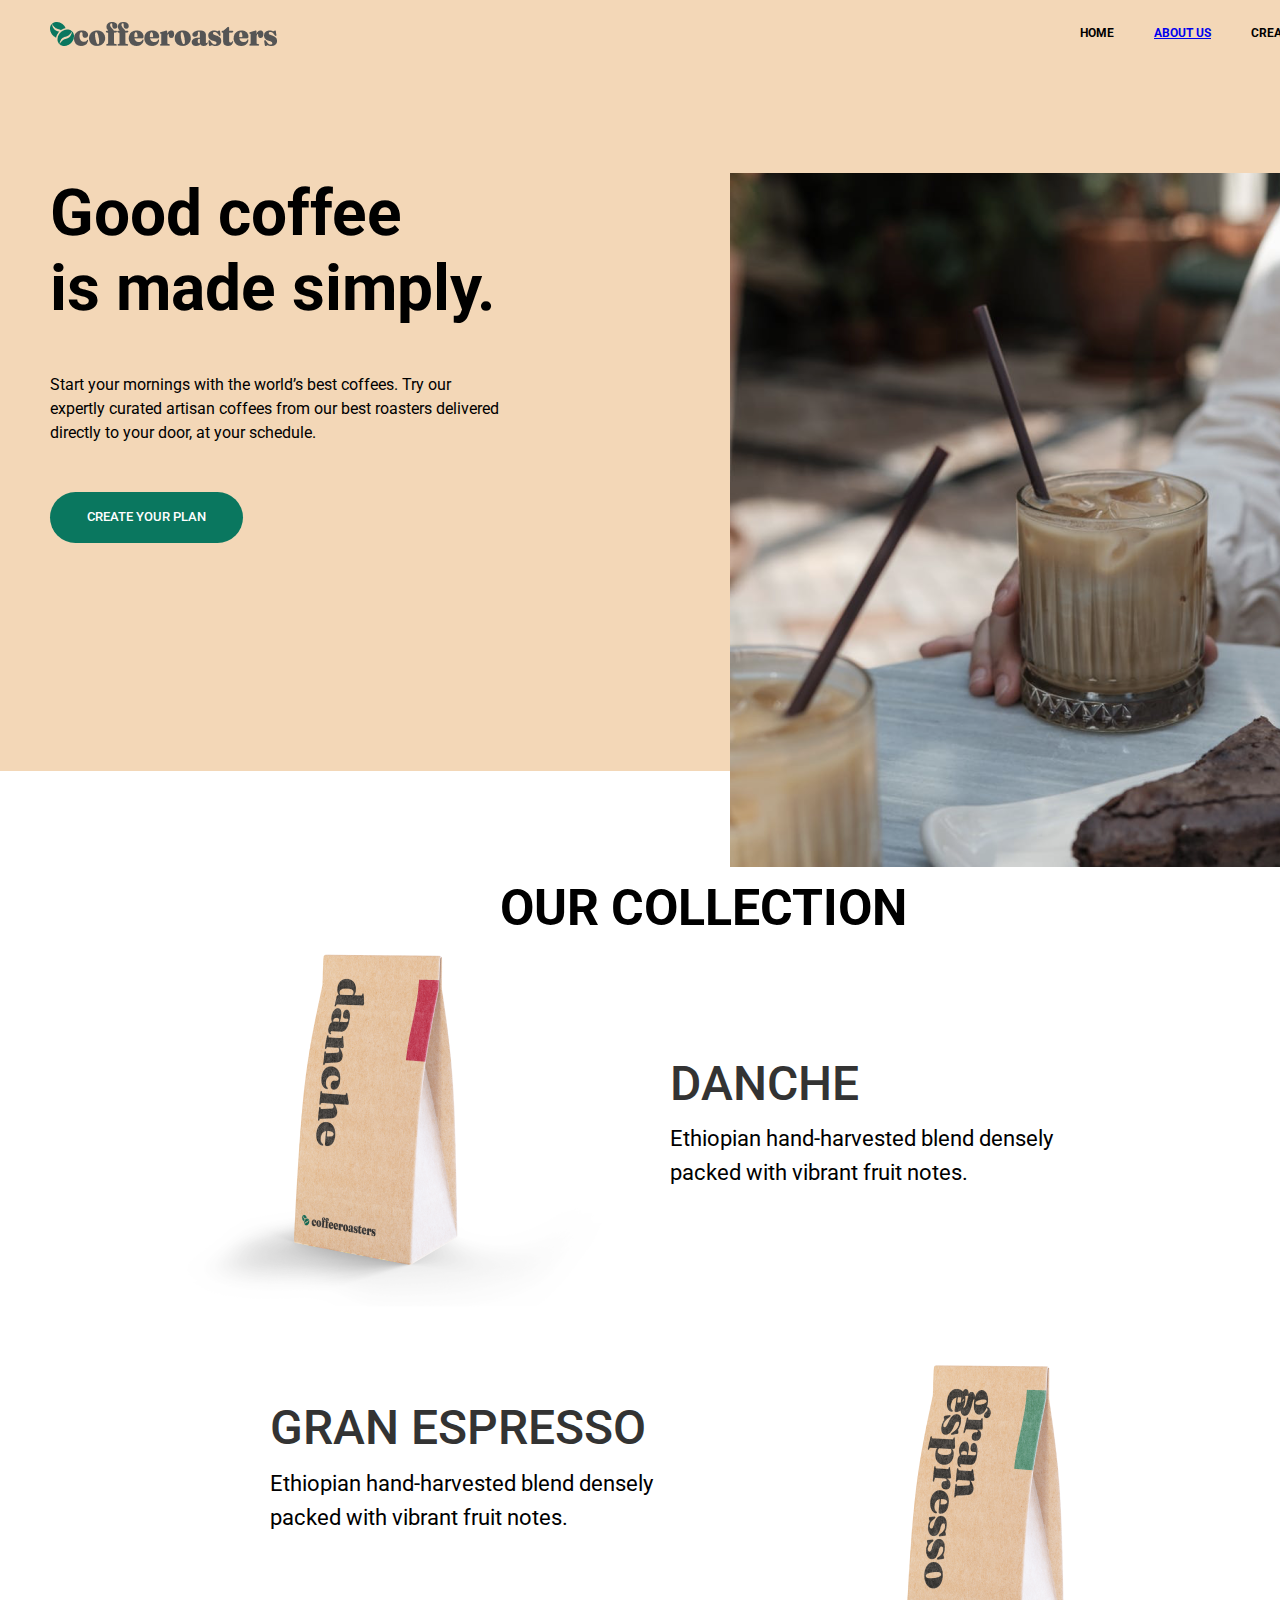
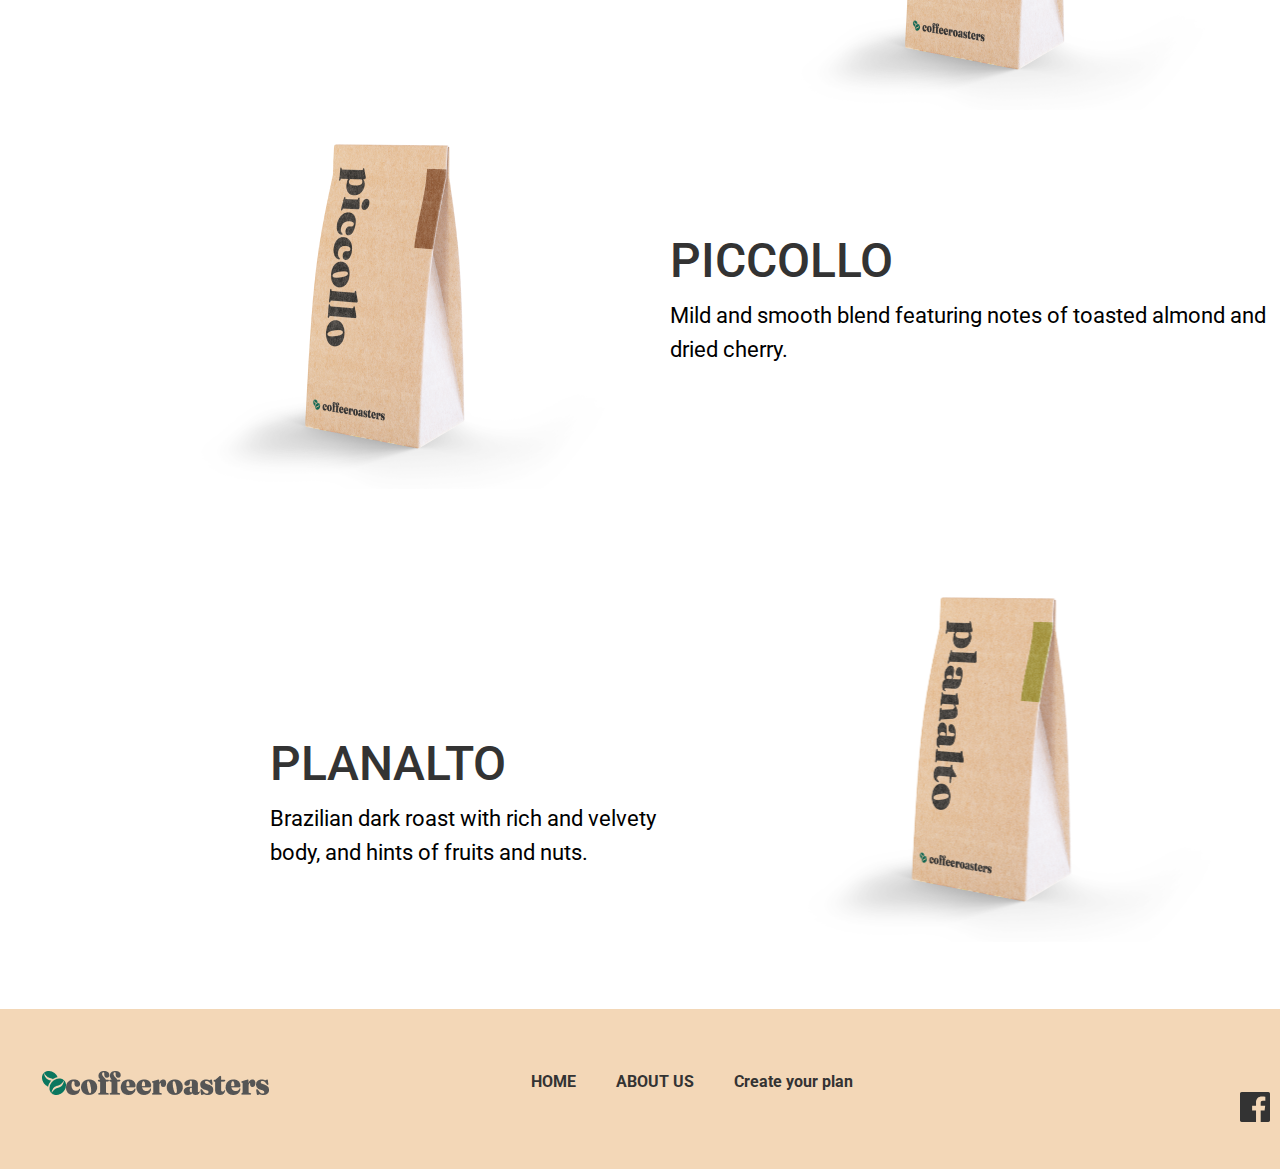
<file: index.html>
<!DOCTYPE html>
<html lang="en">
<head>
    <meta charset="UTF-8">
    <meta name="viewport" content="width=device-width, initial-scale=1.0">
    <title>Document</title>
</head>
<body>
    <link rel="stylesheet" href="style.css">
<header class="gg">
        <nav>
            <img src="img/Group 3614.png" alt="">
            <ul class="pri">
                <li>HOME</li>
                <li ><a href="about.html">ABOUT US</a></li>
                <li>CREATE YOUR PLAN</li>
            </ul>
        </nav>
    </header>
    <section>
        <div class="cc">
        <h1>Good coffee <br>
            is made simply.</h1>
            <p>Start your mornings with the world’s best coffees. Try our <br>expertly curated artisan coffees from our best roasters delivered <br> directly to your door, at your schedule.</p>
            <button class="knopka">CREATE YOUR PLAN</button>
            <!-- <img src="img/image 40.png" alt="" class=not> -->
        </div>
        <img src="img/Rectangle 679[1].png"alt="" style="margin-left: 730px;margin-top:-370px;"> 
        <div class="boom"></div>
        <h1 class="nov">OUR COLLECTION</h1>
        <section>
            <div class="clef">
                <img src="img/kopi4.png" alt="">
                <h1 class="dan">DANCHE</h1>
                <p class="ban">Ethiopian hand-harvested blend densely <br> packed with vibrant fruit notes.</p>
            </div>
            <div class="clef">
                <h1 class="dani">GRAN ESPRESSO</h1>
                <p class="bani">Ethiopian hand-harvested blend densely <br> packed with vibrant fruit notes.</p>
                <img src="img/kopi1 copy.png" alt="" style="margin-left: 600px;margin-top: -200px;">
            </div>
            <div class="clef">
                <img src="img/kopi3.png" alt="">
                <h1 class="dan">PICCOLLO</h1>
                <p class="ban">Mild and smooth blend featuring notes of toasted almond and dried cherry.</p>
            </div>
            <div class="clef">
                <img src="img/kopi2.png" alt="" class="nn">
                <h1 class="danil">PLANALTO</h1>
                <p class="bani">Brazilian dark roast with rich and velvety <br>body, and hints of fruits and nuts.</p>
            </div>
        </section>
        <footer class="konrc">
            <img src="img/Group 3614.png" alt="" style="margin: 62px 0px 74px 42px;">
            <ul>
                <li>HOME</li>
                <li>ABOUT US</li>
                <li>Create your plan</li>
            </ul>
            <img src="img/Path.svg" alt="" style="margin-left: 1240px;">
            <img src="img/Path (1).svg" alt="" style="margin-left: 1300px;margin-top: -100px;">
            <img src="img/Shape.svg" alt="" style="margin-left: 1360px;margin-top: -100px;">
        </footer>
</body>
</html>
</file>
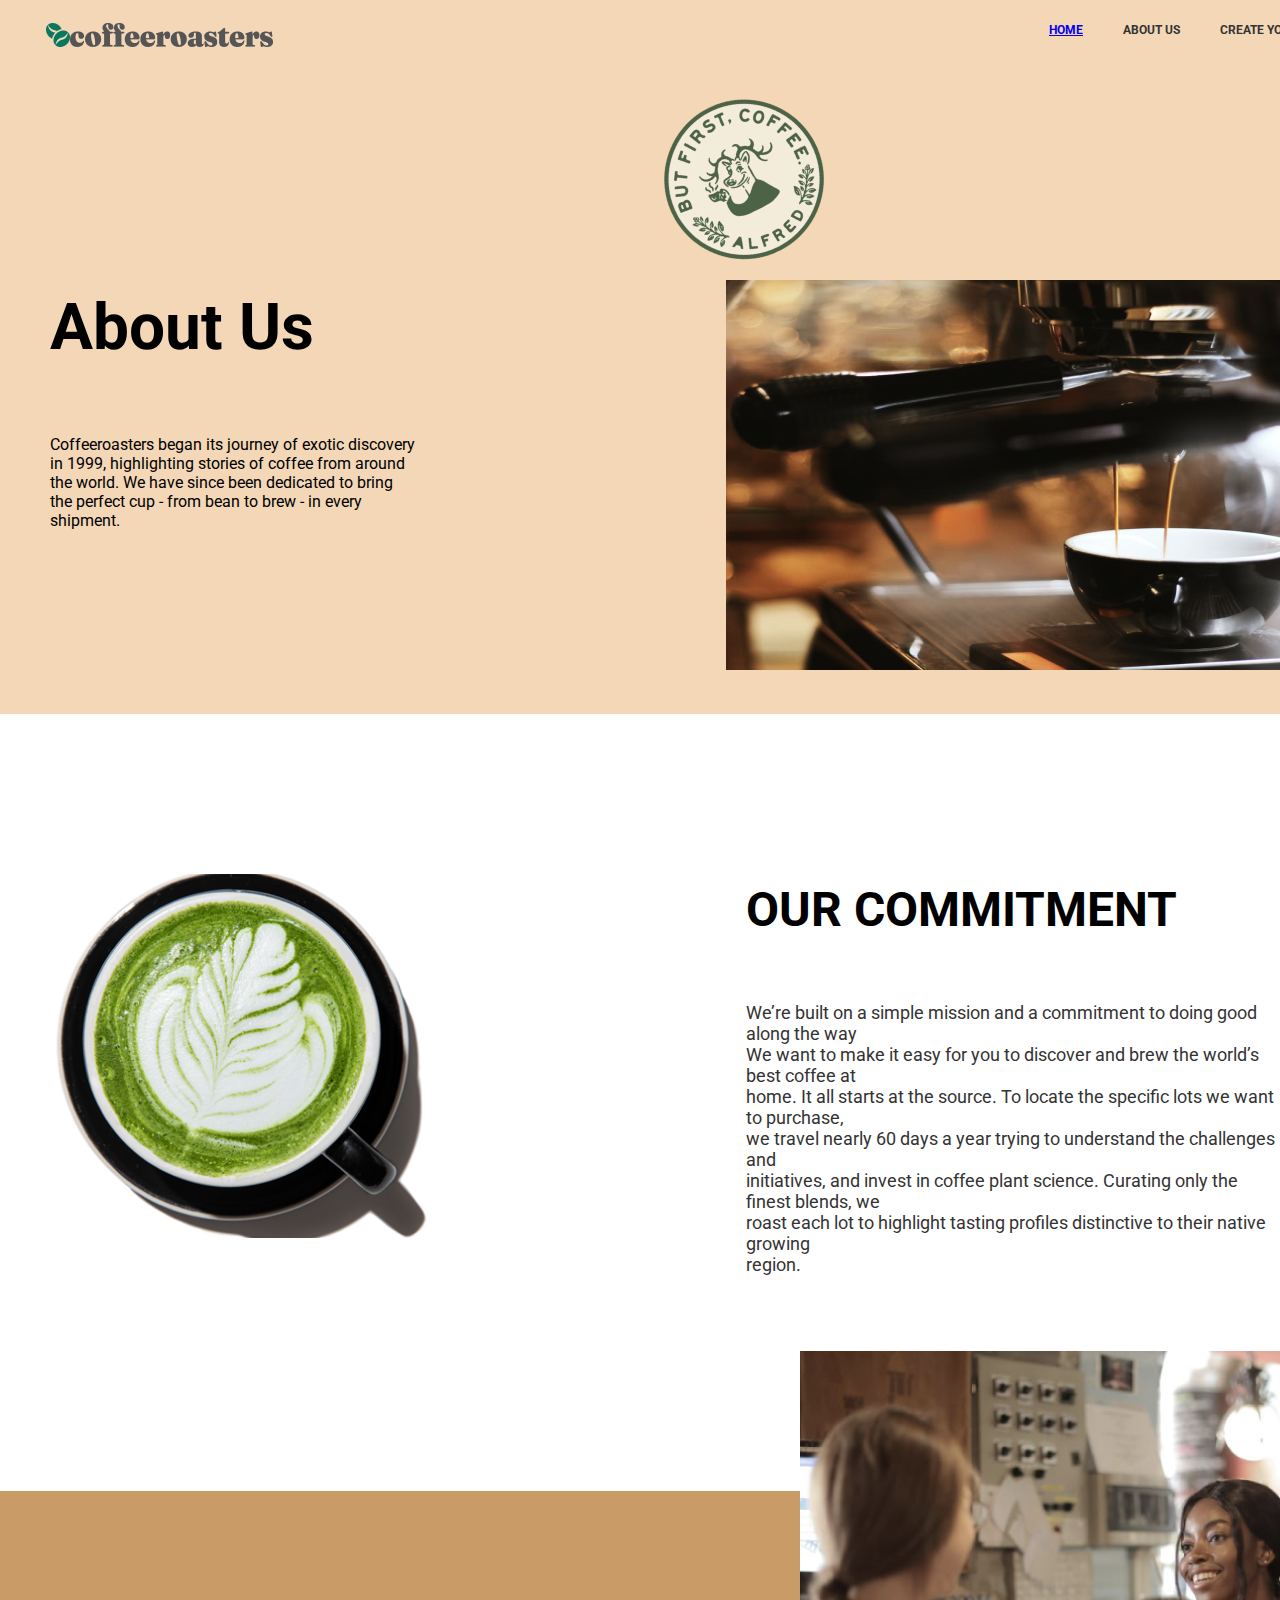
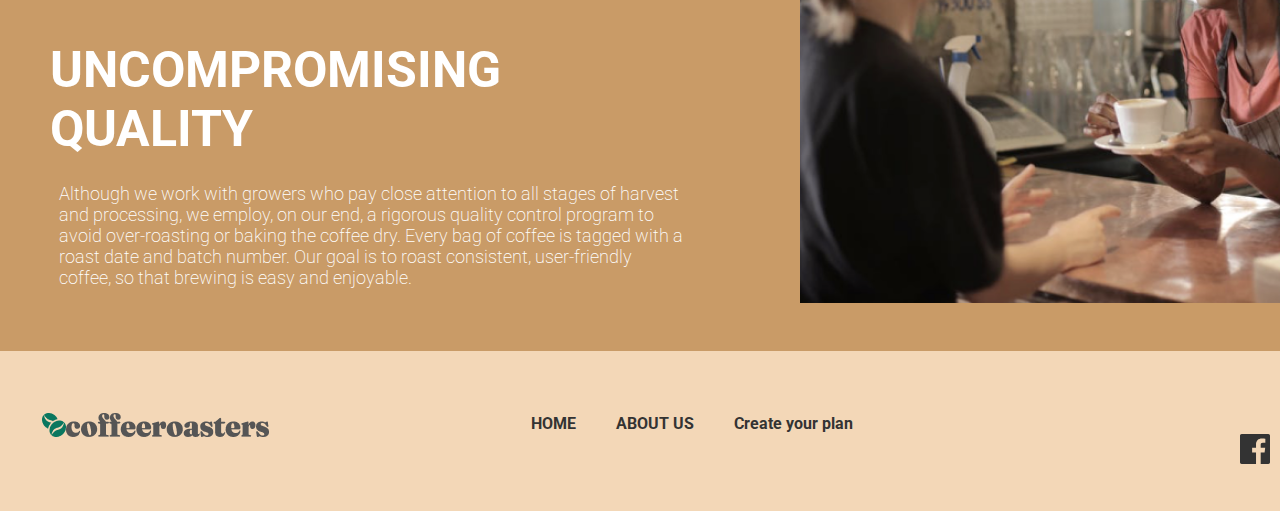
<file: about.html>
<!DOCTYPE html>
<html lang="en">
<head>
    <meta charset="UTF-8">
    <meta name="viewport" content="width=device-width, initial-scale=1.0">
    <title>Document</title>
    <link rel="stylesheet" href="style.css">
</head>
<body>
    <header class="headerik">
        <nav class="nana">
        <img src="img/Group 3614.png" alt="">
        <ul>
            <li><a href="index.html">HOME</a></li>
            <li>ABOUT US</li>
            <li style="margin-right: 54px;">CREATE YOUR PLAN</li>
        </ul>
    </nav>
    </header>
    <img src="img/image 40.png" alt="" class="nak">
    <section>
        <h1 class="aboutvop">About Us</h1>
        <p class="pvop">Coffeeroasters began its journey of exotic discovery <br> in 1999, highlighting stories of coffee from around <br>the world. We have since been dedicated to bring <br> the perfect cup - from bean to brew - in every <br> shipment.</p>
        <img src="img/Rectangle 679.png" alt="" style="margin-left: 726px;margin-top: -250px;">
    </section>
    <div class="gles"></div>
    <section>
        <img src="img/cup-6 1.png" alt="" style="margin-top: 160px;margin-left: 55px;">
        <h1 class="okimagree">OUR COMMITMENT</h1>
        <p class="pvpbro">We’re built on a simple mission and a commitment to doing good along the way <br> We want to make it easy for you to discover and brew the world’s best coffee at <br>home. It all starts at the source. To locate the specific lots we want to purchase,<br> we travel nearly 60 days a year trying to understand the challenges and <br> initiatives, and invest in coffee plant science. Curating only the finest blends, we <br>roast each lot to highlight tasting profiles distinctive to their native growing <br>region.</p>
    </section>
    <section class="bhabs">
        <h1 class="dff">UNCOMPROMISING<br>QUALITY</h1>
        <p class="xzz">Although we work with growers who pay close attention to all stages of harvest <br>and processing, we employ, on our end, a rigorous quality control program to <br> avoid over-roasting or baking the coffee dry. Every bag of coffee is tagged with a <br>roast date and batch number. Our goal is to roast consistent, user-friendly <br> coffee, so that brewing is easy and enjoyable.</p>
        <img src="img/Rectangle 681.png" alt="" style="margin-left: 800px;margin-top: -700px;">
    </section>
    <footer class="konrc" style="margin-top: -50px;">
        <img src="img/Group 3614.png" alt="" style="margin: 62px 0px 74px 42px;">
        <ul>
            <li>HOME</li>
            <li>ABOUT US</li>
            <li>Create your plan</li>
        </ul>
        <img src="img/Path.svg" alt="" style="margin-left: 1240px;">
        <img src="img/Path (1).svg" alt="" style="margin-left: 1300px;margin-top: -100px;">
        <img src="img/Shape.svg" alt="" style="margin-left: 1360px;margin-top: -100px;">
    </footer>
</body>
</html>
</file>
<file: style.css>
@import url('https://fonts.googleapis.com/css2?family=Roboto:ital,wght@0,100;0,300;0,400;0,500;0,700;0,900;1,100;1,300;1,400;1,500;1,700;1,900&display=swap');

*{
    margin: 0;
    padding: 0;
    box-sizing: border-box;
    list-style: none;
    font-family: "Roboto", serif;

}
.gg{
    width: 1340px;
    height: 24px;
    margin-top: 22px;
    margin-left: 50px;
    font-size: 12px;
    font-weight: 700;
    line-height: 14.06px;
    display: flex;
    background-color: #F3D7B7;
}
nav{
    display: flex;
}
.pri{
    margin-left: 803px;
    display: flex;
    gap: 40px;
    margin-top: 4px;
}
.ab{
font-size: 12px;
font-weight: 700;
line-height: 14.06px;
}
.cc h1{
    margin-top: 130px;
    font-size: 64px;
    font-weight: 700;
    line-height: 75px;
    margin-left: 50px;
}
.cc p{
    font-size: 16px;
    font-weight: 400;
    line-height: 24px;
    text-align: left;
    text-decoration-skip-ink: none;
    margin-top: 47px;
    margin-left: 50px;
}
.knopka{
    font-size: 13px;
    font-weight: 500;
    line-height: 18.75px;
    width:193px;
    height: 51px;
    border-radius: 100px;
    margin-left: 50px;
    margin-top: 47px;
    background-color: #0A775F;
    color: white;
    border: none;
}
.booo{
    width: 1440px;
    height: 800px;
    background-color: #F3D7B7;
    margin-top: -1000;
}
.not{
    position: relative;
    animation-name: not;
    animation-duration: 5s;
    animation-iteration-count: infinite;
    animation-timing-function: linear;
}
.not:hover{
   transform: rotate(360deg);
   animation: 3s linear infinite rotate;
}
@keyframes rotation {
    0% {
        transform:rotate(0deg);
    }
    100% {
        transform:rotate(360deg);
    }
}   
.boom{
    width: 1440px;
    height: 910px;
    background: #F3D7B7;
    margin-top: -1010px;
}
.nov{
    margin-top: 108px;
    margin-left: 500px;
font-size: 50px;
font-weight: 700;
}
.clef{
    margin-left: 163px;
}
.dan{
    font-size: 48px;
    font-weight: 500;
    line-height: 56.25px;
    color: #333333;
    margin-left: 507px;
    margin-top: -260px;
}
.ban{
    margin-left: 507px;
    margin-top: 10px;
    font-size: 22px;
    font-weight: 400;
    line-height: 34px;
}
.dani{
    margin-top: 210px;
    font-size: 48px;
    font-weight: 500;
    line-height: 56.25px;
    color: #333333;
    margin-left: 107px;
}
.bani{
    margin-left: 107px;
    margin-top: 10px;
    font-size: 22px;
    font-weight: 400;
    line-height: 34px;
}
.nn{
    width: 451.25px;
    height: 375px;
    margin-left: 607px;
    margin-top: 200px;
}
.danil{
    margin-top: -210px;
    font-size: 48px;
    font-weight: 500;
    line-height: 56.25px;
    color: #333333;
    margin-left: 107px;
}
.konrc{
    width: 1440px;
    height: 160px;
    background-color: #F3D7B7;
    margin-top: 139px;
}
.konrc ul{
    margin-top: -100px;
    display: flex;
    gap: 40px;
    margin-left: 531px;
    font-size: 16px;
    font-weight: 700;
    line-height: 18.75px;
    color: #333333;
}
/* .headerik{
    width: 1440px;
    height: 720px;
    background-color: #F3D7B7;
} */
.nana{
    display: flex;
    justify-content: space-between;
    width: 1340px;
    height: 24px;
    margin-left: 46px;
    margin-top: 23px;
}
.nana ul{
    display: flex;
    gap: 40px;
    font-size: 12px;
    font-weight: 700;
    line-height: 14.06px;
    color: #333333;

}
.nak{
    margin-top: 26px;
    margin-left: 638px;
    /* animation-name: abb;
    animation-duration: 10s; */
    animation: abb 10s linear infinite;
}
@keyframes abb{
    1%{
        transform: rotate(25.62 deg);
    }
    100%{
        transform: rotate(360deg);
    }
}
.aboutvop{
    font-size: 64px;
    font-weight: 700;
    line-height: 75px;
    margin-left: 50px;
}
.pvop{
    margin-top: 70px;
    margin-left: 50px;
}
.gles{
    width: 1440px;
    height: 720px;
    background: #F3D7B7;
    margin-top: -680px;
}
.pvpbro{
    font-size: 18px;
    font-weight: 400;
    margin-left: 746px;
    color: #333333;
    margin-top: 64px;
}
.okimagree{
    font-size: 48px;
    font-weight: 700;
    margin-left: 746px;
    line-height: 56.25px;
    margin-top: -360px;
}
.bhabs{
    width: 1440px;
    height: 510px;
    background: #C99B67;
    margin-top: 216px;
    padding-top: 50px;
}
.dff{
    font-size: 50px;
    font-weight: 700;
    line-height: 58.59px;
    color: #FFFFFF;
    margin-left: 50px;
    margin-top: 100px;
}
.xzz{
    font-size: 18px;
    font-weight: 200;
    color: white;
    margin-left: 59px;
    margin-top: 25px;
}
</file>
